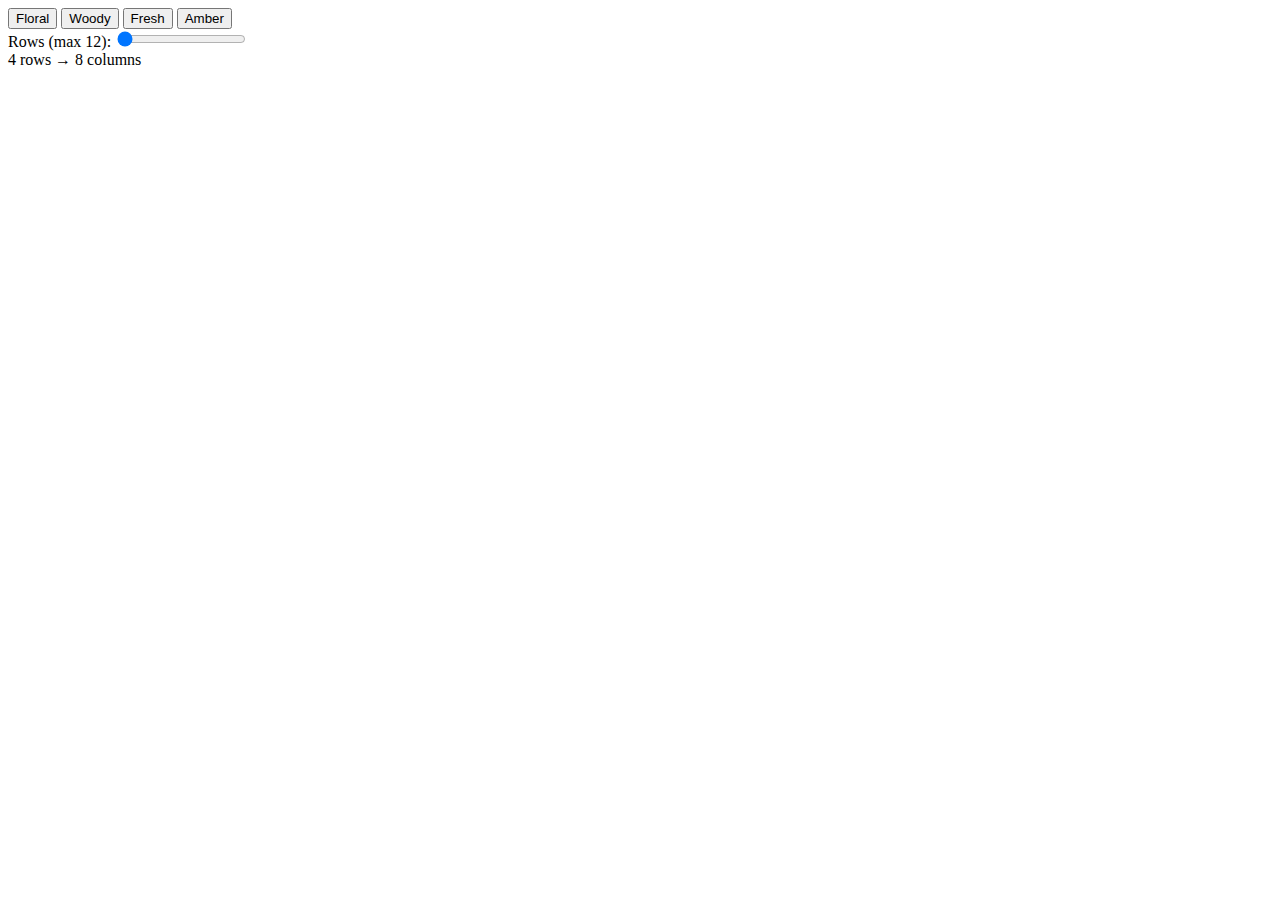
<file: googlesheets.html>
<!DOCTYPE html>
<html lang="en">
    <head>
        <meta charset="UTF-8" />
        <meta http-equiv="X-UA-Compatible" content="IE=edge" />
        <meta name="viewport" content="width=device-width, initial-scale=1.0" />
        <title>Document</title>
    </head>
    <body>
        <div class="controls">
            <div class="palette-buttons"></div>
                <button id="floral">Floral</button>
                <button id="woody">Woody</button>
                <button id="fresh">Fresh</button>
                <button id="amber">Amber</button>
            </div>
            <label>
                Rows (max 12):
                <input type="range" id="sizeSlider" min="6" max="12" value="4">
            </label>
            <div id="sizeLabel">4 rows → 8 columns</div>
        </div>
        <script src="sheets.js"></script>
    </body>
</html>
</file>
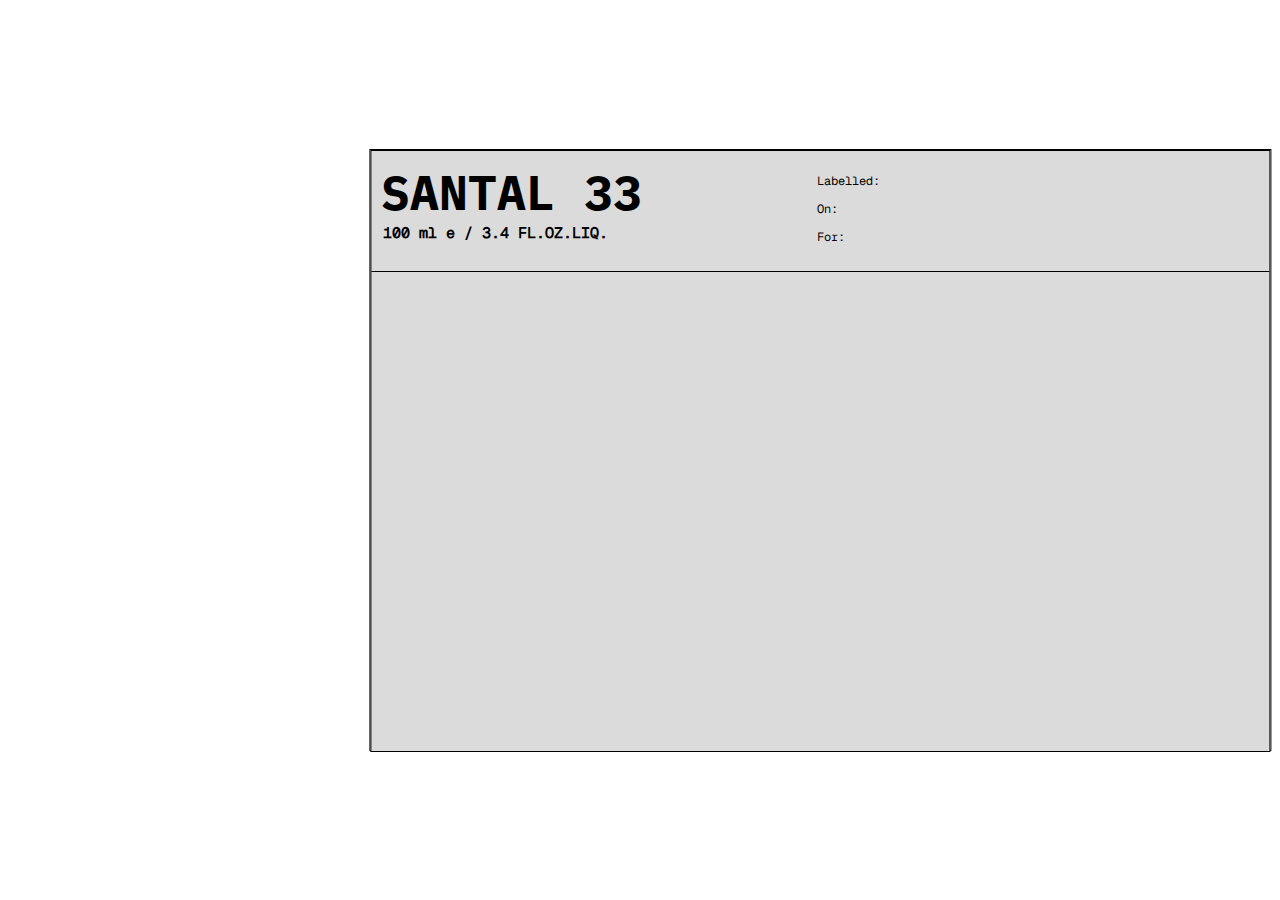
<file: lelabotemplate.html>
<!DOCTYPE html>
<html lang="en">
<head>
    <meta charset="UTF-8">
    <meta http-equiv="X-UA-Compatible" content="IE=edge">
    <meta name="viewport" content="width=device-width, initial-scale=1.0">
    <title>Document</title>
    <link rel="stylesheet" href="style.css">
</head>
<body>
    <div class="label-container">
        <!-- <div class="label-space"></div> -->
        <div class="label-center">
            <div class="title-container">
                <div class="title">
                    <h1>SANTAL 33</h1>
                    <h2>100 ml e / 3.4 FL.OZ.LIQ.</h2>
                </div>

                <div class="user-input-container">
                    <div class="user-input" id="label">
                        Labelled:
                    </div>
                    <div class="user-input" id="on">
                        On:
                    </div>
                    <div class="user-input" id="for">
                        For:
                    </div>
                </div>
            </div>
        </div>
        <!-- <div class="label-space"></div> -->
        </div>
    </div>
    
</body>
</html>
</file>
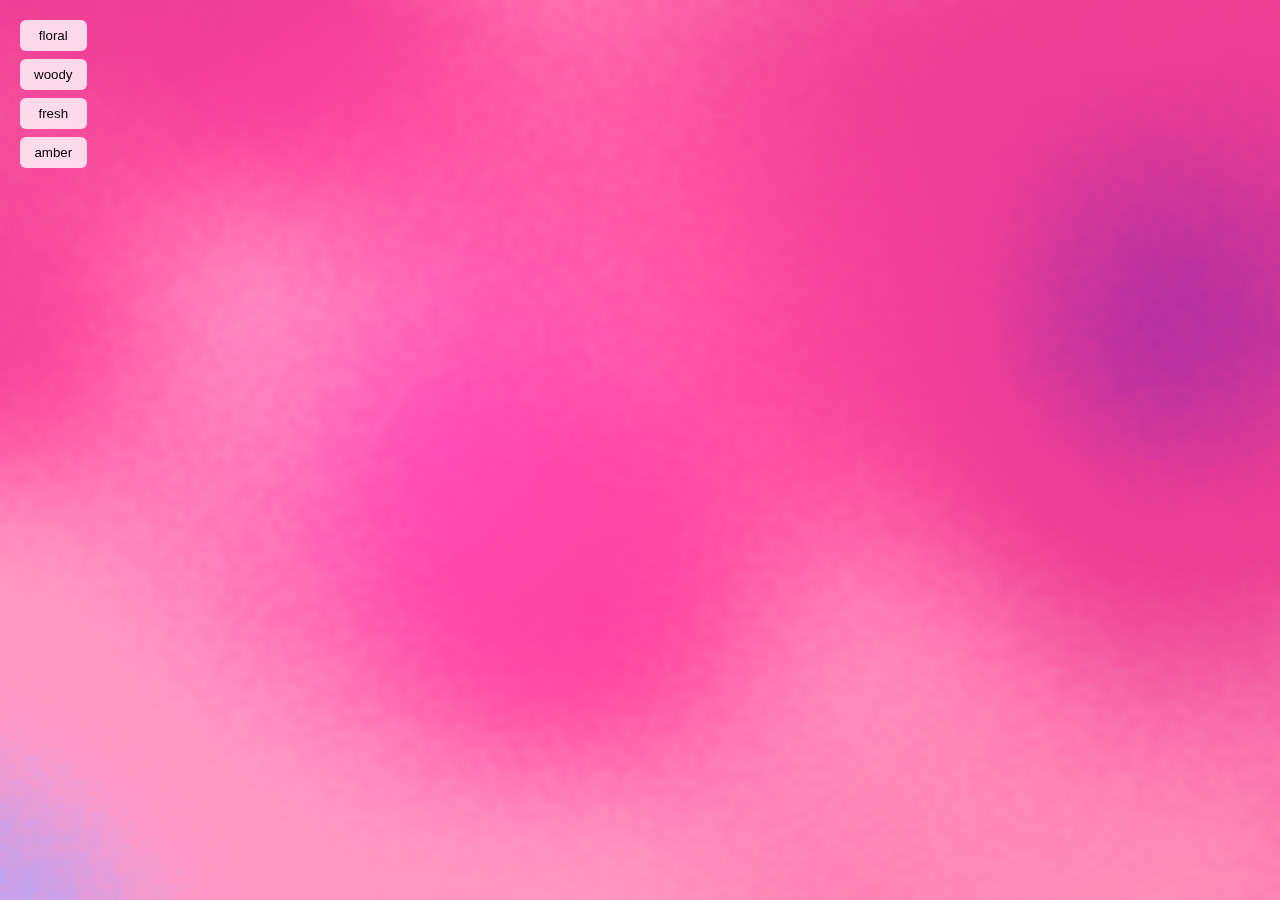
<file: shaders.html>
<!DOCTYPE html>
<html lang="en">
<head>
<meta charset="UTF-8" />
<title>Palette Shader (Working)</title>
<style>
    html, body {
        margin: 0;
        padding: 0;
        overflow: hidden;
        height: 100%;
    }
    #glcanvas {
        position: absolute;
        top: 0; left: 0;
        width: 100vw;
        height: 100vh;
        display: block;
    }
    .buttons {
        position: absolute;
        top: 20px;
        left: 20px;
        z-index: 10;
        display: flex;
        flex-direction: column;
        gap: 8px;
    }
    button {
        padding: 8px 14px;
        border-radius: 6px;
        border: none;
        cursor: pointer;
        background: rgba(255,255,255,0.8);
        backdrop-filter: blur(4px);
    }
</style>
</head>
<body>

<div class="buttons">
    <button onclick="setPalette('floral')">floral</button>
    <button onclick="setPalette('woody')">woody</button>
    <button onclick="setPalette('fresh')">fresh</button>
    <button onclick="setPalette('amber')">amber</button>
</div>

<canvas id="glcanvas"></canvas>

<script>
// ---------------------------------------------
// Palettes
// ---------------------------------------------
const palettes = {
    floral: ['#B39FED', '#FF8FB7', '#E83C91', '#7A22AB'],
    woody:  ['#537015', '#9BBC1A', '#F5ECD5', '#92753F'],
    fresh:  ['#EFECE3','#8FABD4', '#4A70A9', '#1C2055'],
    amber:  ['#7B542F','#B6771D','#FF9D00','#FFCF71']
};

// ---------------------------------------------
// WebGL Setup
// ---------------------------------------------
const canvas = document.getElementById("glcanvas");
const gl = canvas.getContext("webgl");
canvas.width = innerWidth/8;
canvas.height = innerHeight/8;

onresize = () => {
    canvas.width = innerWidth;
    canvas.height = innerHeight;
};

// ---------------------------------------------
// Vertex Shader
// ---------------------------------------------
const vertSrc = `
attribute vec2 a_position;
void main() {
    gl_Position = vec4(a_position, 0.0, 1.0);
}
`;

const fragSrc = `
precision mediump float;

uniform vec2 u_resolution;
uniform float u_time;
uniform vec3 u_c0;
uniform vec3 u_c1;
uniform vec3 u_c2;
uniform vec3 u_c3;

// ------------------------------------------------------
// Random hash
// ------------------------------------------------------
float rand(vec2 st){
    return fract(sin(dot(st.xy, vec2(12.9898,78.233))) * 43758.5453123);
}

// ------------------------------------------------------
// Value noise
// ------------------------------------------------------
float noise(vec2 st){
    vec2 i = floor(st);
    vec2 f = fract(st);

    float a = rand(i);
    float b = rand(i + vec2(1.0, 0.0));
    float c = rand(i + vec2(0.0, 1.0));
    float d = rand(i + vec2(1.0, 1.0));

    vec2 u = f*f*(3.0 - 2.0*f);

    return mix(a,b,u.x) +
           (c - a)*u.y*(1.0 - u.x) +
           (d - b)*u.x*u.y;
}

// ------------------------------------------------------
// Soft FBM (fewer layers for smooth glow shapes)
// ------------------------------------------------------
float fbm(vec2 st){
    float v = 0.0;
    float a = 0.6;

    v += a * noise(st);    st *= 2.0; a *= 0.5;
    v += a * noise(st);    st *= 2.0;

    return v;
}

// ------------------------------------------------------
// Palette interpolation
// ------------------------------------------------------
vec3 pickColor(float v){
    float w0 = 1.0 - smoothstep(0.0, 0.33, v);
    float w1 = smoothstep(0.0, 0.33, v) - smoothstep(0.33, 0.66, v);
    float w2 = smoothstep(0.33, 0.66, v) - smoothstep(0.66, 1.0, v);
    float w3 = smoothstep(0.66, 1.0, v);

    return u_c0*w0 + u_c1*w1 + u_c2*w2 + u_c3*w3;
}

void main(){
    vec2 st = gl_FragCoord.xy / u_resolution.xy;
    st.x *= u_resolution.x / u_resolution.y;

    // Smooth flowing fields
    float base = fbm(st * 1.5 + u_time * 0.05);

    // ⚡ Very subtle grain (0.03 intensity)
    float grain = rand(gl_FragCoord.xy + u_time) * 0.03;

    float v = base + grain;

    // ------------------------------------------
    // Glow shaping
    // ------------------------------------------

    // brighten midtones (curve)
    float glowV = pow(v, 0.7);

    // bloom: radial distance glow
    vec2 centered = st - 0.5;
    float dist = length(centered);
    float bloom = exp(-dist * 3.0); // soft radial glow

    // combine pattern + bloom
    float finalV = mix(glowV, glowV + bloom * 0.3, 0.5);

    // colorize
    vec3 col = pickColor(finalV);

    // soft color glow boost
    col = col + col * 0.25 * bloom;

    // final output
    gl_FragColor = vec4(col, 1.0);
}
`;


// ---------------------------------------------
// Compile Shaders
// ---------------------------------------------
function compile(type, src) {
    const s = gl.createShader(type);
    gl.shaderSource(s, src);
    gl.compileShader(s);
    return s;
}

const vert = compile(gl.VERTEX_SHADER, vertSrc);
const frag = compile(gl.FRAGMENT_SHADER, fragSrc);

const prog = gl.createProgram();
gl.attachShader(prog, vert);
gl.attachShader(prog, frag);
gl.linkProgram(prog);
gl.useProgram(prog);

// ---------------------------------------------
// Fullscreen Quad
// ---------------------------------------------
const buf = gl.createBuffer();
gl.bindBuffer(gl.ARRAY_BUFFER, buf);
gl.bufferData(gl.ARRAY_BUFFER,
    new Float32Array([-1,-1, 1,-1, -1,1, 1,1]),
    gl.STATIC_DRAW
);

const posLoc = gl.getAttribLocation(prog, "a_position");
gl.enableVertexAttribArray(posLoc);
gl.vertexAttribPointer(posLoc, 2, gl.FLOAT, false, 0, 0);

// ---------------------------------------------
// Uniforms
// ---------------------------------------------
const resLoc = gl.getUniformLocation(prog, "u_resolution");
const timeLoc = gl.getUniformLocation(prog, "u_time");

const c0Loc = gl.getUniformLocation(prog, "u_c0");
const c1Loc = gl.getUniformLocation(prog, "u_c1");
const c2Loc = gl.getUniformLocation(prog, "u_c2");
const c3Loc = gl.getUniformLocation(prog, "u_c3");

// Upload palette
function setPalette(name) {
    let p = palettes[name];

    const toRGB = hex => [
        parseInt(hex.slice(1,3),16)/255,
        parseInt(hex.slice(3,5),16)/255,
        parseInt(hex.slice(5,7),16)/255
    ];

    gl.uniform3fv(c0Loc, new Float32Array(toRGB(p[0])));
    gl.uniform3fv(c1Loc, new Float32Array(toRGB(p[1])));
    gl.uniform3fv(c2Loc, new Float32Array(toRGB(p[2])));
    gl.uniform3fv(c3Loc, new Float32Array(toRGB(p[3])));
}

// initial palette
setPalette("floral");

// ---------------------------------------------
// Render loop
// ---------------------------------------------
function draw(t) {
    gl.uniform2f(resLoc, canvas.width, canvas.height);
    gl.uniform1f(timeLoc, t*0.001);
    gl.drawArrays(gl.TRIANGLE_STRIP, 0, 4);
    requestAnimationFrame(draw);
}
requestAnimationFrame(draw);
</script>

</body>
</html>
</file>
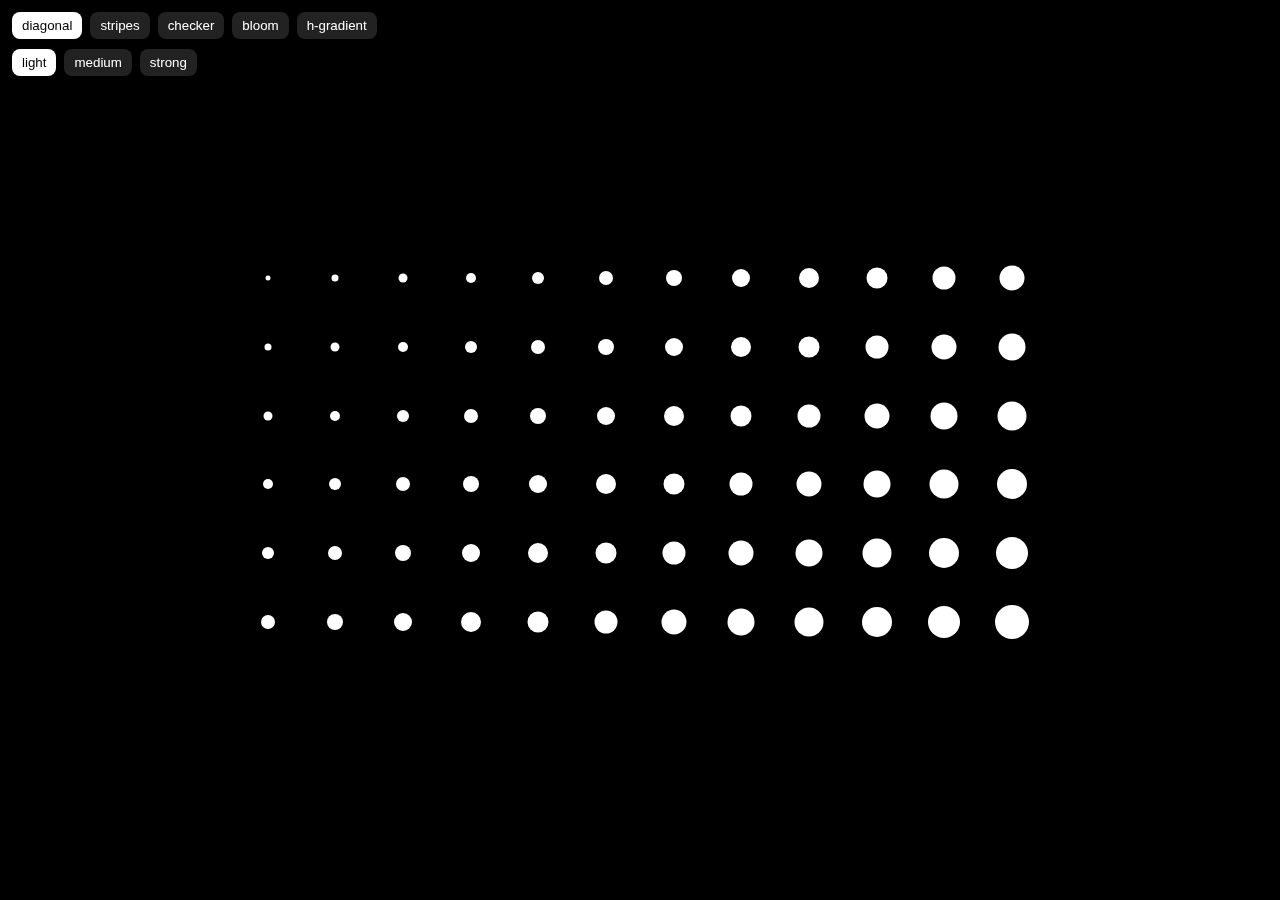
<file: test.html>
<!doctype html>
<html>
<head>
<meta charset="utf-8"/>
<title>Dot Grid — B/W</title>
<style>
  :root{ --bg:#000 }
  body { margin:0; background:var(--bg); font-family:system-ui,-apple-system,Segoe UI,Roboto; }
  .controls { position:fixed; top:12px; left:12px; z-index:20; display:flex; flex-direction:column; gap:10px; }
  .row { display:flex; gap:8px; }
  button { padding:6px 10px; border-radius:8px; border:0; background:#222; color:#fff; box-shadow:0 3px 10px rgba(0,0,0,.4); cursor:pointer; }
  button.active{ background:#fff; color:#000; }
  #grid {
    width:800px; height:400px; position:absolute; left:50%; top:50%; transform:translate(-50%,-50%);
    display:grid; gap:12px; background:transparent;
  }
  .cell{ position:relative; }
  .dot{ position:absolute; left:50%; top:50%; transform:translate(-50%,-50%); border-radius:50%; pointer-events:none; background:#fff; }
  pre.debug { position:fixed; right:12px; bottom:12px; max-width:30vw; max-height:40vh; overflow:auto; background:#111; color:#fff; padding:8px; border-radius:8px; box-shadow:0 6px 20px rgba(0,0,0,.5); font-size:12px; }
</style>
</head>
<body>

<div class="controls">
  <div class="row">
    <button id="diagBtn" class="active">diagonal</button>
    <button id="stripeBtn">stripes</button>
    <button id="checkerBtn">checker</button>
    <button id="bloomBtn">bloom</button>
    <button id="hgradBtn">h-gradient</button>
  </div>

  <div class="row">
    <button id="lightBtn" class="active">light</button>
    <button id="mediumBtn">medium</button>
    <button id="strongBtn">strong</button>
  </div>
</div>

<div id="grid"></div>
<pre id="debug" class="debug" style="display:none"></pre>

<script>
const MIN_SIZE = 5;
const LOW_MID_SIZE = Math.round(MIN_SIZE + (34 - MIN_SIZE) * 0.33);
const MID_SIZE     = Math.round(MIN_SIZE + (34 - MIN_SIZE) * 0.66);
const MAX_SIZE     = 34;

const checkerSizes = [MIN_SIZE, LOW_MID_SIZE, MID_SIZE, MAX_SIZE, MID_SIZE, LOW_MID_SIZE, MIN_SIZE];

const palettes = { mono:["#fff"] };

const densities = {
  light:  { rows: 6,  cols: 12 },
  medium: { rows: 9,  cols: 18 },
  strong: { rows: 12, cols: 24 }
};

let currentDensityKey = 'light';
let currentPatternKey = 'diagonal';
let currentPaletteKey = 'mono';

const grid = document.getElementById('grid');
const debugEl = document.getElementById('debug');

function rowToLetter(i){ return String.fromCharCode(97 + i); }
function lerp(a,b,t){ return a + (b-a)*t; }
function clamp(v,a,b){ return Math.max(a, Math.min(b, v)); }

const patterns = {
  diagonal:  { light:{}, medium:{}, strong:{} },
  stripes:   { light:{}, medium:{}, strong:{} },
  checker:   { light:{}, medium:{}, strong:{} },
  bloom:     { light:{}, medium:{}, strong:{} },
  hgradient: { light:{}, medium:{}, strong:{} }
};

function generatePlaceholders() {
  Object.entries(densities).forEach(([densityKey, {rows, cols}])=>{
    const cx = (cols+1)/2;
    const cy = (rows+1)/2;

    for (let r=0; r<rows; r++){
      for (let c=1; c<=cols; c++){
        const name = rowToLetter(r) + c;

        const normRow = r / Math.max(1, rows-1);
        const normCol = (c-1) / Math.max(1, cols-1);
        const diag = (r + (c-1)) / (rows + cols - 2);

        const d_val = lerp(MIN_SIZE, MAX_SIZE, diag);

        const bands = 4;
        let stripe_t = (Math.sin(normCol * Math.PI * bands) + 1) / 2;
        if (r % 2 === 1) stripe_t = 1 - stripe_t;
        const s_val = lerp(MIN_SIZE, MAX_SIZE, stripe_t);

        const checkerSizes = [MIN_SIZE, LOW_MID_SIZE, MID_SIZE, MAX_SIZE, MID_SIZE, LOW_MID_SIZE, MIN_SIZE];
const rowsCenter = (rows - 1) / 2;
const colsCenter = (cols - 1) / 2;

const distRow = Math.round(Math.abs(r - rowsCenter));
const distCol = Math.round(Math.abs((c-1) - colsCenter));
const step = Math.min(distRow, distCol, checkerSizes.length - 1); 
const check_val = checkerSizes[step];


        // Bloom pattern
        const baseXs = [
          cols * 0.17,
          cols * 0.50,
          cols * 0.83
        ];
        const baseTopY    = rows * 0.33;
        const baseBottomY = rows * 0.67;
        const extra = 3;
        const bloomCenters = [];

        for (let i = -extra; i <= extra; i++) {
          const yTop = Math.round(baseTopY + i);
          if (yTop >= 0 && yTop < rows) {
            baseXs.forEach(x => bloomCenters.push({ x, y: yTop }));
          }
          const yBottom = Math.round(baseBottomY + i);
          if (yBottom >= 0 && yBottom < rows) {
            baseXs.forEach(x => bloomCenters.push({ x, y: yBottom }));
          }
        }

        let maxBloom = 0;
        bloomCenters.forEach(center => {
          const dx = c - center.x;
          const dy = r - center.y;
          const dist = Math.sqrt(dx*dx + dy*dy) / (Math.min(rows, cols) * 0.35);
          const bloom_t = Math.max(0, 1 - dist);
          maxBloom = Math.max(maxBloom, bloom_t);
        });

        const bloom_val = lerp(MIN_SIZE, MAX_SIZE, Math.pow(maxBloom, 2.5));
        const h_val = lerp(MIN_SIZE, MAX_SIZE, normRow);

        patterns.diagonal[densityKey][name] = Math.round(d_val);
        patterns.stripes[densityKey][name]  = Math.round(s_val);
        patterns.checker[densityKey][name]  = check_val;
        patterns.bloom[densityKey][name]    = Math.round(bloom_val);
        patterns.hgradient[densityKey][name]= Math.round(h_val);
      }
    }
  });
}

generatePlaceholders();

function buildGrid(){
  const { rows, cols } = densities[currentDensityKey];
  grid.innerHTML = '';
  grid.style.gridTemplateColumns = `repeat(${cols}, 1fr)`;
  grid.style.gridTemplateRows    = `repeat(${rows}, 1fr)`;

  const pal = palettes[currentPaletteKey];

  for (let r=0; r<rows; r++){
    for (let c=1; c<=cols; c++){
      const name = rowToLetter(r) + c;
      const cell = document.createElement('div');
      cell.className = 'cell';

      const dot = document.createElement('div');
      dot.className = 'dot';
      dot.dataset.name = name;
      dot.style.background = '#fff';

      const size = patterns[currentPatternKey][currentDensityKey][name];
      dot.style.width  = size + 'px';
      dot.style.height = size + 'px';

      cell.appendChild(dot);
      grid.appendChild(cell);
    }
  }
}

function setActive(buttonMap, key){
  Object.entries(buttonMap).forEach(([k, btn])=> btn.classList.toggle('active', k === key));
}

const patternMap = {
  diagonal: document.getElementById('diagBtn'),
  stripes:  document.getElementById('stripeBtn'),
  checker:  document.getElementById('checkerBtn'),
  bloom:    document.getElementById('bloomBtn'),
  hgradient:document.getElementById('hgradBtn')
};
Object.entries(patternMap).forEach(([k,btn])=>{
  btn.addEventListener('click', ()=>{
    currentPatternKey = k;
    setActive(patternMap, k);
    buildGrid();
  });
});

const densityMap = {
  light: document.getElementById('lightBtn'),
  medium: document.getElementById('mediumBtn'),
  strong: document.getElementById('strongBtn')
};
Object.entries(densityMap).forEach(([k,btn])=>{
  btn.addEventListener('click', ()=>{
    currentDensityKey = k;
    setActive(densityMap, k);
    buildGrid();
  });
});

buildGrid();
</script>
</body>
</html>
</file>
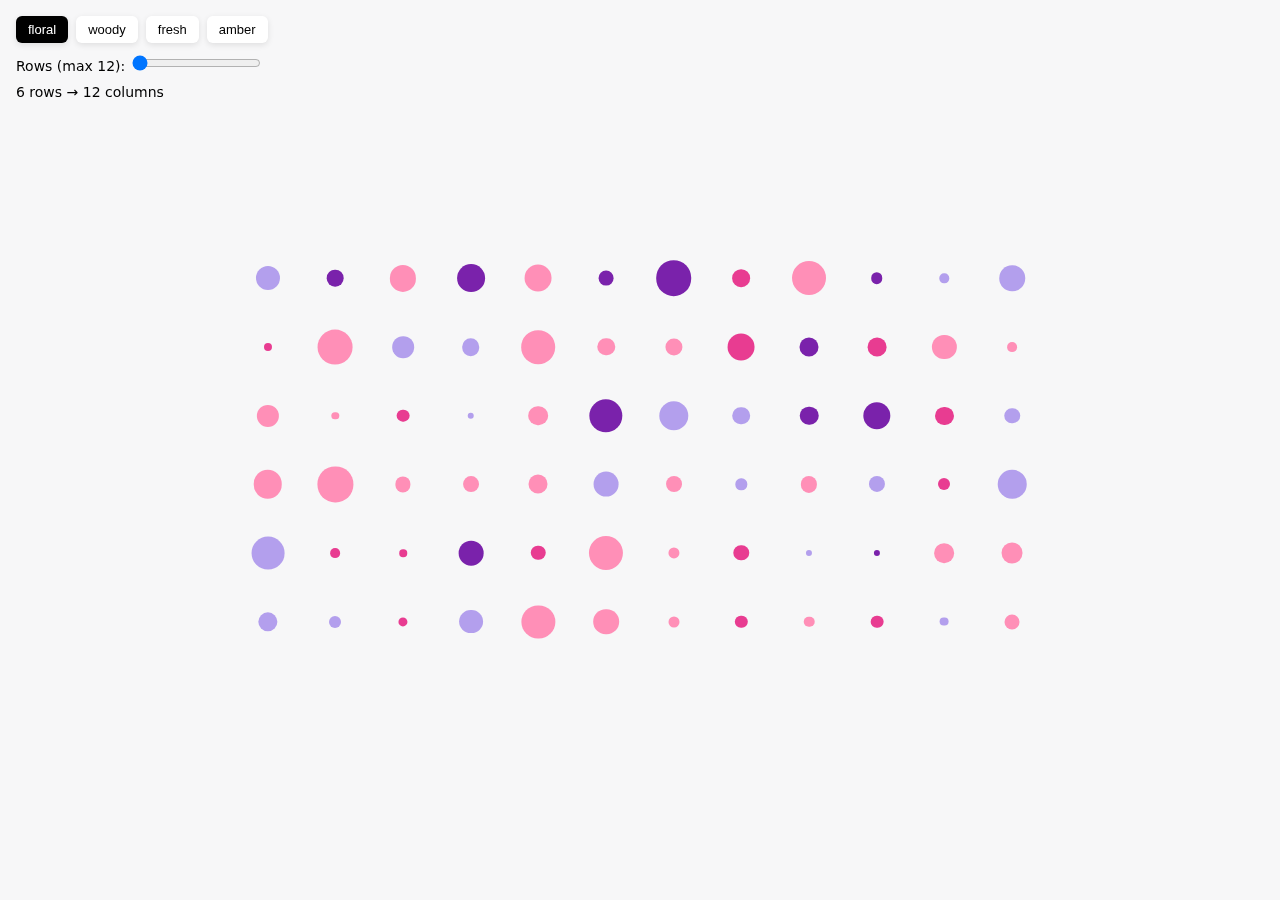
<file: white.html>
<!doctype html>
<html>
<head>
<meta charset="utf-8"/>
<title>Dot Grid</title>

<style>
  body {
    margin: 0;
    background: #f7f7f8;
    font-family: system-ui, sans-serif;
  }

  /* slider pinned to top-left */
  .controls {
    position: fixed;
    top: 16px;
    left: 16px;
    z-index: 10;
    font-size: 14px;
    display: flex;
    flex-direction: column;
    gap: 10px;
  }

  .palette-buttons {
    display: flex;
    gap: 8px;
  }

  .palette-buttons button {
    padding: 6px 12px;
    font-size: 13px;
    border: none;
    background: white;
    border-radius: 6px;
    cursor: pointer;
    box-shadow: 0 2px 6px rgba(0,0,0,0.1);
  }

  .palette-buttons button.active {
    background: black;
    color: white;
  }

  /* fixed grid container */
  #grid {
    width: 800px;
    height: 400px;
    margin: 0 auto;
    position: absolute;
    top: 50%;
    left: 50%;
    transform: translate(-50%, -50%);

    display: grid;
    gap: 12px;
  }

  .dot {
    border-radius:50%;
    position:absolute;
    top:50%;
    left:50%;
    transform:translate(-50%,-50%);
    pointer-events:none;
  }

  .cell {
    position: relative;
  }
</style>
</head>

<body>

<div class="controls">

  <!-- palette buttons -->
  <div class="palette-buttons">
    <button id="floralBtn" class="active">floral</button>
    <button id="woodyBtn">woody</button>
    <button id="freshBtn">fresh</button>
    <button id="amberBtn">amber</button>
  </div>

  <!-- slider -->
  <label>
    Rows (max 12):
    <input type="range" id="sizeSlider" min="6" max="12" value="4">
  </label>

  <div id="sizeLabel">4 rows → 8 columns</div>
</div>

<div id="grid"></div>

<script>
  /* --- COLOR PALETTES --- */
  const palettes = {
    floral: ['#B39FED', '#FF8FB7', '#E83C91', '#7A22AB'],
    woody:  ['#537015', '#9BBC1A', '#F5ECD5', '#92753F'],
    fresh:  ['#EFECE3','#8FABD4', '#4A70A9', '#1C2055'],
    amber:  ['#7B542F','#B6771D','#FF9D00','#FFCF71']
  };

  let currentPalette = palettes.floral;

  const slider = document.getElementById("sizeSlider");
  const grid = document.getElementById("grid");
  const label = document.getElementById("sizeLabel");

  const buttons = {
    floral: document.getElementById("floralBtn"),
    woody:  document.getElementById("woodyBtn"),
    fresh:  document.getElementById("freshBtn"),
    amber:  document.getElementById("amberBtn")
  };

  /* --- GRID BUILD FUNCTION --- */
  function buildGrid() {
    const rows = Number(slider.value);
    const cols = rows * 2;

    label.textContent = `${rows} rows → ${cols} columns`;

    grid.innerHTML = "";
    grid.style.gridTemplateColumns = `repeat(${cols}, 1fr)`;
    grid.style.gridTemplateRows = `repeat(${rows}, 1fr)`;

    for (let i = 0; i < rows * cols; i++) {
      const cell = document.createElement("div");
      cell.className = "cell";

      const dot = document.createElement("div");
      dot.className = "dot";

      const size = 6 + Math.random() * 30;
      dot.style.width = size + "px";
      dot.style.height = size + "px";
      dot.style.background = currentPalette[Math.floor(Math.random() * currentPalette.length)];

      cell.appendChild(dot);
      grid.appendChild(cell);
    }
  }

  /* --- PALETTE BUTTON LOGIC --- */
  function setPalette(name) {
    currentPalette = palettes[name];

    // highlight active button
    Object.entries(buttons).forEach(([key, btn]) => {
      btn.classList.toggle("active", key === name);
    });

    buildGrid(); // regenerate with new colors
  }

  buttons.floral.onclick = () => setPalette('floral');
  buttons.woody.onclick  = () => setPalette('woody');
  buttons.fresh.onclick  = () => setPalette('fresh');
  buttons.amber.onclick  = () => setPalette('amber');

  slider.addEventListener("input", buildGrid);

  buildGrid();
</script>

</body>
</html>
</file>
<file: style.css>
@font-face {
    font-family: "IBM Mono Bold";
    font-style: normal;
    font-weight: 400;
    src: url(/fonts/IBMPlexMono-Bold.ttf) format("truetype");
}

@font-face {
    font-family: "Geist Mono";
    font-style: normal;
    font-weight: 400;
    src: url(/fonts/GeistMono-Regular.ttf) format("truetype");
}

body{
    background-color: #ffffff;
    color: #000000;
    font-family: "Geist Mono", monospace;
    margin: 0;
    display: flex;
    justify-content: center;
    align-items: center;
    height: 100vh;
}

.label-container {
    background-color: rgb(170, 170, 170);
    width: 900px;
    height: 600px;
    display: flex;
    border: 1px solid #000000;
    translate: 20%;

}

.label-space {
    background-color: rgb(219, 219, 219);
    border: 1px solid #000000;
    width: 100px;
}

.label-center {
    background-color: rgb(219, 219, 219);
    width: 900px;
    height: 600px;
    border: 1px solid #000000;
}

.title-container {
    height: 100px;
    border-bottom: 1px solid #000000;
    padding: 10px;
    display: flex;
    gap: 175px;
}

.user-input-container {
    font-size: 12px;
    display: flex;
    flex-direction: column;
    gap: 12px;
    padding-top: 12px;
}

h1 {
    font-family: "IBM Mono Bold", sans-serif;
    font-size: 48px;
    margin: 0;
}


h2 {
    font-family: "Geist Mono", sans-serif;
    font-size: 15px;
    margin: 0;
    padding-left: 2px;
}
</file>
